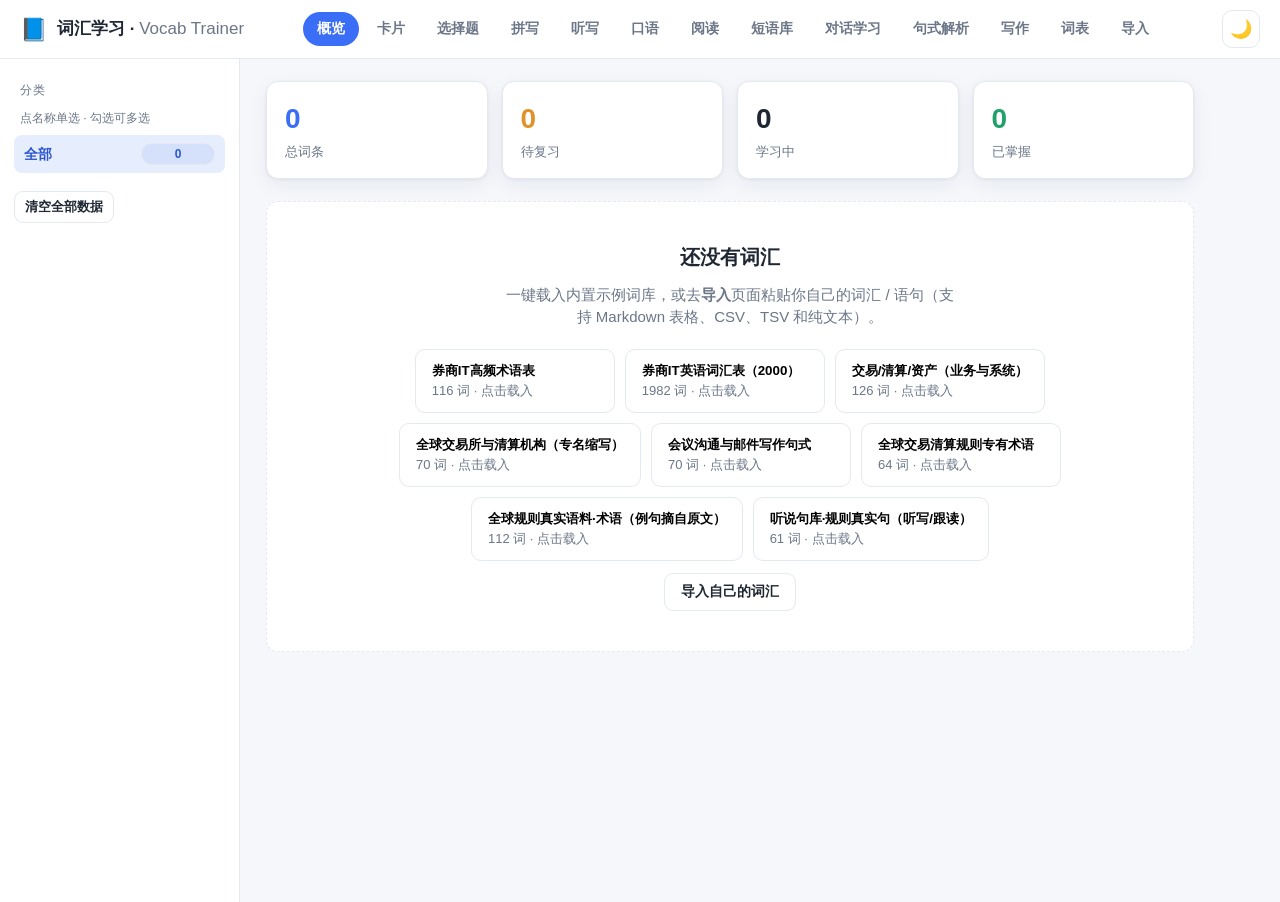
<file: index.html>
<!DOCTYPE html>
<html lang="zh-CN">
<head>
  <meta charset="UTF-8" />
  <meta name="viewport" content="width=device-width, initial-scale=1.0, viewport-fit=cover" />
  <title>词汇学习 · Vocab Trainer</title>
  <!-- PWA / iOS home-screen app -->
  <link rel="manifest" href="manifest.webmanifest" />
  <meta name="theme-color" content="#3b6ef6" />
  <meta name="mobile-web-app-capable" content="yes" />
  <meta name="apple-mobile-web-app-capable" content="yes" />
  <meta name="apple-mobile-web-app-status-bar-style" content="black-translucent" />
  <meta name="apple-mobile-web-app-title" content="词汇学习" />
  <link rel="apple-touch-icon" href="icons/apple-touch-icon.png" />
  <script>
    // Set the theme before first paint to avoid a flash of the wrong colors.
    (function () {
      try {
        var s = JSON.parse(localStorage.getItem("vocab-trainer:v1") || "{}");
        var t = s.settings && s.settings.theme;
        if (t !== "light" && t !== "dark") {
          t = window.matchMedia && window.matchMedia("(prefers-color-scheme: dark)").matches ? "dark" : "light";
        }
        document.documentElement.setAttribute("data-theme", t);
      } catch (e) {}
    })();
  </script>
  <link rel="stylesheet" href="styles.css" />
</head>
<body>
  <header class="topbar">
    <div class="brand">
      <span class="logo">📘</span>
      <span>词汇学习 · <em>Vocab Trainer</em></span>
    </div>
    <nav class="tabs" id="tabs">
      <button class="tab active" data-view="home">概览</button>
      <button class="tab" data-view="flashcard">卡片</button>
      <button class="tab" data-view="quiz">选择题</button>
      <button class="tab" data-view="spell">拼写</button>
      <button class="tab" data-view="dict">听写</button>
      <button class="tab" data-view="speak">口语</button>
      <button class="tab" data-view="read">阅读</button>
      <button class="tab" data-view="phrase">短语库</button>
      <button class="tab" data-view="dialogue">对话学习</button>
      <button class="tab" data-view="grammar">句式解析</button>
      <button class="tab" data-view="write">写作</button>
      <button class="tab" data-view="browse">词表</button>
      <button class="tab" data-view="import">导入</button>
    </nav>
    <button class="theme-toggle" id="themeToggle" title="切换深色模式">🌙</button>
  </header>

  <div class="layout">
    <aside class="sidebar">
      <div class="side-title">分类</div>
      <div class="side-hint">点名称单选 · 勾选可多选</div>
      <ul class="cat-list" id="catList"></ul>
      <div class="side-actions">
        <button class="btn ghost small" id="clearAllBtn">清空全部数据</button>
      </div>
    </aside>

    <main class="content">
      <!-- HOME / OVERVIEW -->
      <section class="view active" id="view-home">
        <div class="today-panel" id="todayPanel" hidden></div>
        <div class="stats-grid" id="statsGrid"></div>
        <div class="goal-panel" id="goalPanel" hidden>
          <div class="goal-head">
            <span class="goal-streak" id="goalStreak">🔥 0 天连续</span>
            <label class="goal-set">每日目标
              <input type="number" id="goalInput" min="1" max="500" step="5" />
              <span>次复习</span>
            </label>
          </div>
          <div class="goal-bar"><div class="goal-fill" id="goalFill"></div></div>
          <div class="goal-text" id="goalText"></div>
        </div>
        <div class="chart-panel" id="chartPanel" hidden>
          <div class="chart-title">最近 14 天复习量</div>
          <div class="chart" id="chart"></div>
        </div>
        <div class="skill-panel" id="skillPanel" hidden>
          <div class="chart-title">听说读写 · 四维能力</div>
          <div class="skills" id="skillsGrid"></div>
          <div class="skill-tip muted" id="skillTip"></div>
        </div>
        <div class="chart-panel" id="memPanel" hidden></div>
        <div class="chart-panel" id="heatmapPanel" hidden></div>
        <div class="chart-panel" id="forecastPanel" hidden></div>
        <div class="chart-panel" id="badgePanel" hidden></div>
        <div class="home-empty" id="homeEmpty">
          <h2>还没有词汇</h2>
          <p>一键载入内置示例词库，或去<b>导入</b>页面粘贴你自己的词汇 / 语句（支持 Markdown 表格、CSV、TSV 和纯文本）。</p>
          <div class="sample-list" id="sampleListHome"></div>
          <button class="btn ghost" data-goto="import" style="margin-top:12px">导入自己的词汇</button>
        </div>
        <div class="home-actions" id="homeActions" hidden>
          <h2>今天学点什么？</h2>
          <div class="quick-cards">
            <button class="quick-card" data-goto="flashcard">
              <span class="qc-emoji">🃏</span>
              <span class="qc-title">卡片复习</span>
              <span class="qc-sub" id="dueCount">0 张待复习</span>
            </button>
            <button class="quick-card" id="hardQuick">
              <span class="qc-emoji">🔥</span>
              <span class="qc-title">攻克难词</span>
              <span class="qc-sub" id="hardCount">按易错程度排序</span>
            </button>
            <button class="quick-card" data-goto="quiz">
              <span class="qc-emoji">✅</span>
              <span class="qc-title">选择题</span>
              <span class="qc-sub">中英互测</span>
            </button>
            <button class="quick-card" data-goto="spell">
              <span class="qc-emoji">⌨️</span>
              <span class="qc-title">拼写练习</span>
              <span class="qc-sub">看中文写英文</span>
            </button>
            <button class="quick-card" id="dictQuick" data-goto="dict">
              <span class="qc-emoji">🎧</span>
              <span class="qc-title">听写练习</span>
              <span class="qc-sub">听发音写内容</span>
            </button>
            <button class="quick-card" id="speakQuick" data-goto="speak">
              <span class="qc-emoji">🗣️</span>
              <span class="qc-title">口语跟读</span>
              <span class="qc-sub">朗读并自动评分</span>
            </button>
            <button class="quick-card" data-goto="read">
              <span class="qc-emoji">📄</span>
              <span class="qc-title">文档阅读</span>
              <span class="qc-sub">粘贴文档 · 术语高亮/挖空</span>
            </button>
            <button class="quick-card" data-goto="write">
              <span class="qc-emoji">✍️</span>
              <span class="qc-title">写作练习</span>
              <span class="qc-sub">中译英 + 邮件/会议模板</span>
            </button>
          </div>
        </div>
      </section>

      <!-- FLASHCARD -->
      <section class="view" id="view-flashcard">
        <div class="study-bar">
          <div class="study-progress"><span id="fcProgress">0 / 0</span></div>
          <label class="chk"><input type="checkbox" id="fcDueOnly" /> 只看待复习</label>
          <label class="chk"><input type="checkbox" id="fcHard" /> 难词优先</label>
          <label class="chk"><input type="checkbox" id="fcReverse" /> 中→英</label>
          <label class="chk"><input type="checkbox" id="fcAutoSpeak" /> 自动朗读</label>
          <button class="btn ghost small" id="fcSpeak" title="朗读英文">🔊 朗读</button>
          <select id="ttsVoice" class="mini-select" title="选择发音"></select>
          <label class="chk">语速 <input type="range" id="ttsRate" min="0.6" max="1.3" step="0.05" /></label>
          <button class="btn ghost small" id="fcRestart">重新开始</button>
          <span class="kbd-hint">空格翻面 · 1-4 评分</span>
        </div>
        <div class="card-stage" id="fcStage">
          <div class="flashcard" id="flashcard">
            <div class="fc-face fc-front" id="fcFront"></div>
            <div class="fc-face fc-back" id="fcBack"></div>
          </div>
          <div class="fc-hint" id="fcHint">点击卡片翻面</div>
        </div>
        <div class="fc-controls" id="fcControls" hidden>
          <button class="btn grade grade-again" data-grade="0">忘记</button>
          <button class="btn grade grade-hard" data-grade="1">困难</button>
          <button class="btn grade grade-good" data-grade="2">记得</button>
          <button class="btn grade grade-easy" data-grade="3">简单</button>
        </div>
        <div class="study-done" id="fcDone" hidden></div>
      </section>

      <!-- QUIZ -->
      <section class="view" id="view-quiz">
        <div class="study-bar">
          <div class="study-progress"><span id="qzProgress">0 / 0</span></div>
          <div class="study-score">得分 <b id="qzScore">0</b></div>
          <label class="chk"><input type="checkbox" id="qzReverse" /> 中→英</label>
          <button class="btn ghost small" id="qzRestart">重新开始</button>
          <span class="kbd-hint">按 1-4 选择</span>
        </div>
        <div class="quiz-stage" id="qzStage">
          <div class="quiz-prompt" id="qzPrompt"></div>
          <div class="quiz-options" id="qzOptions"></div>
        </div>
        <div class="study-done" id="qzDone" hidden></div>
      </section>

      <!-- SPELLING -->
      <section class="view" id="view-spell">
        <div class="study-bar">
          <div class="study-progress"><span id="spProgress">0 / 0</span></div>
          <div class="study-score">正确 <b id="spScore">0</b></div>
          <button class="btn ghost small" id="spRestart">重新开始</button>
        </div>
        <div class="spell-stage" id="spStage">
          <div class="spell-prompt" id="spPrompt"></div>
          <div class="spell-example" id="spExample"></div>
          <input type="text" class="spell-input" id="spInput" placeholder="输入英文后回车" autocomplete="off" spellcheck="false" />
          <div class="spell-feedback" id="spFeedback"></div>
          <button class="btn primary" id="spSubmit">提交</button>
        </div>
        <div class="study-done" id="spDone" hidden></div>
      </section>

      <!-- DICTATION -->
      <section class="view" id="view-dict">
        <div class="study-bar">
          <div class="study-progress"><span id="dtProgress">0 / 0</span></div>
          <div class="study-score">正确 <b id="dtScore">0</b></div>
          <label class="chk"><input type="radio" name="dtMode" value="word" checked /> 单词</label>
          <label class="chk"><input type="radio" name="dtMode" value="sentence" /> 例句</label>
          <label class="chk"><input type="checkbox" id="dtShowCn" /> 显示中文提示</label>
          <button class="btn ghost small" id="dtRestart">重新开始</button>
          <span class="kbd-hint">回车提交 / 下一个</span>
        </div>
        <div class="dict-stage" id="dtStage">
          <div class="dict-controls">
            <button class="btn primary dict-play" id="dtPlay">🔊 播放</button>
            <button class="btn" id="dtReplay">重播</button>
            <button class="btn" id="dtSlow">🐢 慢速</button>
          </div>
          <div class="dict-hint" id="dtHint"></div>
          <input type="text" class="spell-input" id="dtInput" placeholder="输入你听到的内容后回车" autocomplete="off" spellcheck="false" />
          <div class="spell-feedback" id="dtFeedback"></div>
          <button class="btn primary" id="dtSubmit">提交</button>
        </div>
        <div class="study-done" id="dtDone" hidden></div>
      </section>

      <!-- SPEAKING -->
      <section class="view" id="view-speak">
        <div class="study-bar">
          <div class="study-progress"><span id="spkProgress">0 / 0</span></div>
          <div class="study-score">平均分 <b id="spkAvg">0</b></div>
          <label class="chk"><input type="radio" name="spkMode" value="word" checked /> 单词</label>
          <label class="chk"><input type="radio" name="spkMode" value="sentence" /> 例句</label>
          <button class="btn ghost small" id="spkRestart">重新开始</button>
        </div>
        <div class="speak-stage" id="spkStage">
          <div class="speak-prompt" id="spkPrompt"></div>
          <div class="speak-cn" id="spkCn"></div>
          <div class="dict-controls">
            <button class="btn" id="spkPlay">🔊 范读</button>
            <button class="btn primary spk-mic" id="spkMic">🎤 点击朗读</button>
          </div>
          <div class="speed-row" id="spkSpeed">
            <span class="speed-label">范读语速（美式）</span>
            <button type="button" class="chip" data-r="0.5">0.5×</button>
            <button type="button" class="chip" data-r="0.75">0.75×</button>
            <button type="button" class="chip" data-r="1">1×</button>
            <button type="button" class="chip" data-r="1.25">1.25×</button>
            <button type="button" class="chip" data-r="1.5">1.5×</button>
          </div>
          <div class="speak-heard" id="spkHeard"></div>
          <div class="speak-result" id="spkResult"></div>
          <button class="btn primary" id="spkNext" hidden>下一个</button>
        </div>
        <div class="study-done" id="spkDone" hidden></div>
      </section>

      <!-- READING -->
      <section class="view" id="view-read">
        <h2>阅读精听 · 全球规则原文库</h2>
        <p class="muted">按<b>业务主题</b>浏览 88 份规则原文，段落级材料 + <b>逐句精听</b>（上一句/下一句/重播/连续播放）。术语高亮悬停看释义、点击朗读，可开挖空。</p>
        <div class="import-actions read-search">
          <input type="search" id="rdSearch" class="search" placeholder="全库搜索：词 / 短语，如 settlement date、buy-in、margin call…" />
          <button class="btn primary" id="rdSearchBtn">搜索</button>
          <span class="import-msg" id="rdSearchMsg"></span>
        </div>
        <div class="read-results" id="rdResults" hidden></div>

        <div id="rdBrowse">
          <div class="import-actions read-picker">
            <select id="rdTopicSel" class="mini-select" title="业务主题"></select>
            <span class="rd-count muted" id="rdCount"></span>
          </div>
          <div class="rd-list" id="rdList"></div>
          <div class="rd-pager" id="rdPager"></div>
        </div>

        <div id="rdReader" hidden>
          <div class="rd-reader-bar">
            <button class="btn ghost small" id="rdBack">← 返回列表</button>
            <button class="btn ghost small" id="rdFav">☆ 收藏</button>
            <button class="btn ghost small" id="rdCopy">📋 复制</button>
            <button class="btn ghost small" id="rdNote">📝 笔记</button>
            <span class="rd-meta muted" id="rdMeta"></span>
          </div>
          <div class="rd-note" id="rdNoteBox" hidden>
            <textarea id="rdNoteText" rows="3" placeholder="给这篇材料写点笔记，自动随材料保存…"></textarea>
            <div class="rd-note-row">
              <button class="btn ghost small" id="rdNoteAddSent">＋ 引用当前句</button>
              <span class="rd-note-hint muted" id="rdNoteHint">自动保存</span>
            </div>
          </div>
          <div class="rd-sentences" id="rdSents"></div>
          <div class="rd-ctrls">
            <button class="btn" id="rdPrev" title="上一句">⏮</button>
            <button class="btn primary" id="rdPlay">▶️ 播放</button>
            <button class="btn" id="rdRepeat" title="重播">🔁</button>
            <button class="btn" id="rdNext" title="下一句">⏭</button>
            <button class="btn" id="rdAuto">▶️ 连续</button>
            <button class="btn" id="rdMic">🎤 跟读</button>
            <label class="chk"><input type="checkbox" id="rdChunk" /> 意群断句</label>
            <label class="chk"><input type="checkbox" id="rdCloze" /> 挖空</label>
            <label class="chk"><input type="checkbox" id="rdWordMode" /> 收生词</label>
            <span class="rd-pos muted" id="rdPos"></span>
          </div>
          <div class="rd-spk-result" id="rdSpkResult"></div>
          <div class="rd-tts">
            <div class="speed-row" id="rdSpeed">
              <span class="speed-label">语速</span>
              <button type="button" class="chip" data-r="0.5">0.5×</button>
              <button type="button" class="chip" data-r="0.75">0.75×</button>
              <button type="button" class="chip" data-r="1">1×</button>
              <button type="button" class="chip" data-r="1.25">1.25×</button>
              <button type="button" class="chip" data-r="1.5">1.5×</button>
            </div>
            <label class="chk mini">微调 <input type="range" id="rdRate" min="0.5" max="1.5" step="0.05" /></label>
            <select id="rdVoice" class="mini-select" title="美式发音"></select>
            <button type="button" class="btn ghost small" id="rdVoiceRefresh" title="下载新语音后点此重新扫描">🔄 刷新语音</button>
          </div>
          <div class="speed-row" id="rdPause">
            <span class="speed-label">停顿</span>
            <button type="button" class="chip" data-p="short">短</button>
            <button type="button" class="chip" data-p="medium">中</button>
            <button type="button" class="chip" data-p="long">长</button>
          </div>
        </div>
      </section>

      <!-- PHRASES -->
      <section class="view" id="view-phrase">
        <h2>短语库 · 规则高频搭配</h2>
        <p class="muted">从 88 份交易所 / 清算规则中挖出的高频多词搭配（按出现频次排序）。点 🔊 美式朗读，＋ 加入生词本随计划复习。这些是会议 / 邮件 / 读规则最常复用的固定表达。</p>
        <div class="import-actions read-picker">
          <select id="phTopicSel" class="mini-select" title="业务主题"></select>
          <span class="rd-count muted" id="phCount"></span>
        </div>
        <div class="import-actions read-search">
          <input type="search" id="phSearch" class="search" placeholder="搜索短语：clearing、settlement、order book…" />
        </div>
        <div class="ph-list" id="phList"></div>
        <div class="rd-pager" id="phPager"></div>
      </section>

      <!-- DIALOGUE -->
      <section class="view" id="view-dialogue">
        <h2>对话学习 · 真实会议英语</h2>
        <p class="muted">来自真实英语会议的对话，Whisper 精准转写 + 润色 + 中文对照。每句可听<b>原音</b>（真人）或<b>范读</b>（清晰跟读），逐句练会议交流表达。</p>
        <div class="import-actions read-picker">
          <select id="dlMeetingSel" class="mini-select" title="选择会议"></select>
          <select id="dlTopicSel" class="mini-select" title="话题分类"></select>
          <span class="rd-count muted" id="dlCount"></span>
        </div>
        <div class="speed-row" id="dlBar">
          <button type="button" class="btn ghost small" id="dlPlayAll">▶️ 连续听原音</button>
          <button type="button" class="btn ghost small" id="dlStop">⏹ 停</button>
          <label class="chk"><input type="checkbox" id="dlHideEn" /> 遮英文（听力测试）</label>
          <label class="chk"><input type="checkbox" id="dlHideZh" /> 遮中文</label>
        </div>
        <div class="dl-list" id="dlList"></div>
        <audio id="dlAudio" preload="none" style="display:none"></audio>
      </section>

      <!-- GRAMMAR -->
      <section class="view" id="view-grammar">
        <h2>句式解析 · 规则英语语法拆解</h2>
        <p class="muted">先看「核心句式」掌握规则英语反复出现的 8 类结构，再逐句看「主干 + 拆解 + 语法点」。点 🔊 可朗读整句。举一反三，读懂一句就读懂一类。</p>
        <div class="seg" id="grammarSeg">
          <button class="seg-btn active" data-gsub="patterns">核心句式</button>
          <button class="seg-btn" data-gsub="items">逐句拆解</button>
          <button class="seg-btn" data-gsub="quiz">语法自测</button>
        </div>
        <div id="gsub-patterns"></div>
        <div id="gsub-items" hidden></div>
        <div id="gsub-quiz" hidden>
          <div class="study-bar">
            <div class="study-progress"><span id="gqProgress">0 / 0</span></div>
            <div class="study-score">得分 <b id="gqScore">0</b></div>
            <button class="btn ghost small" id="gqRestart">重新开始</button>
            <span class="kbd-hint">不看修饰找主干 · 中英对应</span>
          </div>
          <div class="quiz-stage" id="gqStage">
            <div class="quiz-prompt" id="gqPrompt"></div>
            <div class="quiz-options" id="gqOptions"></div>
            <div class="gq-explain" id="gqExplain" hidden></div>
            <button class="btn primary" id="gqNext" hidden>下一题</button>
          </div>
          <div class="study-done" id="gqDone" hidden></div>
        </div>
      </section>

      <!-- WRITING -->
      <section class="view" id="view-write">
        <div class="seg" id="writeSeg">
          <button class="seg-btn active" data-wsub="compose">造句练习</button>
          <button class="seg-btn" data-wsub="templates">写作模板</button>
        </div>

        <div id="wsub-compose">
          <div class="study-bar">
            <div class="study-progress"><span id="wrProgress">0 / 0</span></div>
            <button class="btn ghost small" id="wrRestart">重新开始</button>
            <span class="kbd-hint">中译英 · 写完对照参考答案</span>
          </div>
          <div class="write-stage" id="wrStage">
            <div class="write-cn" id="wrCn"></div>
            <textarea id="wrInput" class="import-text" placeholder="用英文写出来…"></textarea>
            <div class="import-actions">
              <button class="btn primary" id="wrShow">显示参考答案</button>
            </div>
            <div class="write-ref" id="wrRef" hidden></div>
            <div class="write-grade" id="wrGrade" hidden>
              <span class="muted">你写得如何？</span>
              <button class="btn" data-wknow="0">不会</button>
              <button class="btn" data-wknow="1">基本会</button>
              <button class="btn" data-wknow="2">熟练</button>
            </div>
          </div>
          <div class="study-done" id="wrDone" hidden></div>
        </div>

        <div id="wsub-templates" hidden>
          <div class="tpl-cats" id="tplCats"></div>
          <div class="tpl-list" id="tplList"></div>
        </div>
      </section>

      <!-- BROWSE -->
      <section class="view" id="view-browse">
        <div class="browse-bar">
          <input type="search" class="search" id="browseSearch" placeholder="搜索英文 / 中文…" />
          <span class="browse-count" id="browseCount"></span>
        </div>
        <div class="table-wrap">
          <table class="vocab-table">
            <thead>
              <tr><th>English</th><th>中文</th><th>例句</th><th>状态</th><th></th></tr>
            </thead>
            <tbody id="browseBody"></tbody>
          </table>
        </div>
      </section>

      <!-- IMPORT -->
      <section class="view" id="view-import">
        <div class="sample-box" id="sampleBox">
          <div class="backup-title">内置示例词库</div>
          <p class="muted">不想准备素材？一键载入内置的券商 IT 英语词库，立即开始学习。</p>
          <div class="sample-list" id="sampleList"></div>
        </div>

        <h2>导入词汇 / 语句</h2>
        <p class="muted">支持 <b>Markdown 表格</b>（如 <code>English | 中文释义 | 例句</code>）、<b>CSV</b>、<b>TSV</b>、以及每行一条的<b>纯文本</b>。可粘贴内容，或选择 <code>.md / .csv / .txt</code> 文件。</p>

        <div class="import-controls">
          <label class="field">
            <span>格式</span>
            <select id="impFormat">
              <option value="auto">自动识别</option>
              <option value="markdown">Markdown 表格</option>
              <option value="csv">CSV（逗号分隔）</option>
              <option value="tsv">TSV（制表符分隔）</option>
              <option value="text">纯文本（分隔符：英文 = 中文）</option>
            </select>
          </label>
          <label class="field">
            <span>默认分类</span>
            <input type="text" id="impCategory" placeholder="如：交易术语（Markdown 会用标题名）" />
          </label>
          <label class="field file-field">
            <span>选择文件</span>
            <input type="file" id="impFile" accept=".md,.markdown,.csv,.tsv,.txt,text/*" />
          </label>
        </div>

        <textarea id="impText" class="import-text" placeholder="在此粘贴内容……

示例（Markdown）：
| English | 中文释义 | 例句 |
|---------|---------|------|
| order | 订单 | The client submitted a buy order. |

示例（纯文本）：
order = 订单
settlement = 结算"></textarea>

        <div class="import-actions">
          <button class="btn primary" id="impPreviewBtn">预览</button>
          <button class="btn" id="impConfirmBtn" disabled>确认导入</button>
          <label class="chk"><input type="checkbox" id="impReplace" /> 导入前先清空同名分类</label>
          <span class="import-msg" id="impMsg"></span>
        </div>

        <div class="backup-box">
          <div class="backup-title">备份与恢复</div>
          <p class="muted">导出会把全部词汇、每词的间隔重复进度，<b>以及连续天数、复习量、四维看板等统计和设置</b>一并保存为 JSON。恢复时：勾选"覆盖"会完整还原（含统计与设置，适合换设备）；默认"合并"只新增词条、不改动现有统计。</p>
          <div class="import-actions">
            <button class="btn" id="exportBtn">导出备份 (JSON)</button>
            <label class="btn file-btn">恢复备份
              <input type="file" id="restoreFile" accept=".json,application/json" hidden />
            </label>
            <label class="chk"><input type="checkbox" id="restoreReplace" /> 覆盖现有数据（默认合并）</label>
            <span class="import-msg" id="backupMsg"></span>
          </div>
        </div>

        <div class="backup-box">
          <div class="backup-title">导出难词（易错优先）</div>
          <p class="muted">把错误次数大于 0 的词导出，方便集中攻克，或导入 Anki 制卡（CSV 为 <code>正面,背面</code> 两列，无表头）。</p>
          <div class="import-actions">
            <button class="btn" id="exportHardMd">导出 Markdown</button>
            <button class="btn" id="exportHardCsv">导出 CSV（Anki）</button>
            <span class="import-msg" id="hardMsg"></span>
          </div>
        </div>

        <div class="preview-wrap" id="impPreviewWrap" hidden>
          <div class="preview-head">预览（<span id="impPreviewCount">0</span> 条）</div>
          <div class="table-wrap">
            <table class="vocab-table">
              <thead><tr><th>English</th><th>中文</th><th>例句</th><th>分类</th></tr></thead>
              <tbody id="impPreviewBody"></tbody>
            </table>
          </div>
        </div>
      </section>
    </main>
  </div>

  <script src="corpus.js"></script>
  <script src="grammar.js"></script>
  <script src="phrases.js"></script>
  <script src="dialogues.js"></script>
  <script src="samples.js"></script>
  <script src="app.js"></script>
</body>
</html>
</file>
<file: styles.css>
:root {
  --bg: #f5f7fb;
  --panel: #ffffff;
  --ink: #1f2733;
  --muted: #6b7688;
  --line: #e4e8f0;
  --brand: #3b6ef6;
  --brand-dark: #2c56d0;
  --green: #22a06b;
  --amber: #e0932a;
  --red: #d94f4f;
  --shadow: 0 1px 3px rgba(20, 30, 60, .06), 0 6px 20px rgba(20, 30, 60, .06);
  --radius: 12px;
  /* Semantic surfaces / states (overridden in dark mode) */
  --hover: #eef2fb;
  --soft: #eef1f6;
  --active: #e6edfd;
  --active-badge: #d5e0fb;
  --border-strong: #c9d2e2;
  --surface-2: #f7f9fe;
  --zero: #e4e8f0;
  --tint-blue: #f2f6ff;
  --speak: #eef2fb;
  --speak-hover: #e0e8fb;
  --ok-bg: #e7f6ee;
  --ok-ink: #14663f;
  --no-bg: #fbeaea;
  --no-ink: #8f2b2b;
  --warn-bg: #fef1dc;
  --hl-bg: rgba(59, 110, 246, .14);
  --hl-bg-strong: rgba(59, 110, 246, .28);
}

[data-theme="dark"] {
  --bg: #0f1319;
  --panel: #171c26;
  --ink: #e6e9f0;
  --muted: #9098a8;
  --line: #2a313d;
  --brand: #5b86f7;
  --brand-dark: #9db8fb;
  --green: #34b881;
  --amber: #e0a24a;
  --red: #e26b6b;
  --shadow: 0 1px 3px rgba(0, 0, 0, .4), 0 6px 20px rgba(0, 0, 0, .35);
  --hover: #212836;
  --soft: #232a37;
  --active: #24304a;
  --active-badge: #2f3f63;
  --border-strong: #3a4353;
  --surface-2: #1e2430;
  --zero: #2a313d;
  --tint-blue: #182031;
  --speak: #222a3a;
  --speak-hover: #2b3550;
  --ok-bg: rgba(52, 184, 129, .16);
  --ok-ink: #6fe0ab;
  --no-bg: rgba(226, 107, 107, .16);
  --no-ink: #f0a1a1;
  --warn-bg: rgba(224, 162, 74, .16);
  --hl-bg: rgba(91, 134, 247, .22);
  --hl-bg-strong: rgba(91, 134, 247, .40);
}

* { box-sizing: border-box; }

html, body {
  margin: 0;
  height: 100%;
  background: var(--bg);
  color: var(--ink);
  font-family: -apple-system, BlinkMacSystemFont, "Segoe UI", "PingFang SC",
    "Hiragino Sans GB", "Microsoft YaHei", Roboto, Helvetica, Arial, sans-serif;
  font-size: 15px;
  line-height: 1.5;
}

/* Top bar */
.topbar {
  display: flex;
  align-items: center;
  justify-content: space-between;
  gap: 16px;
  padding: 10px 20px;
  /* Respect the iPhone notch / status bar when running as a home-screen app. */
  padding-top: calc(10px + env(safe-area-inset-top));
  padding-left: calc(20px + env(safe-area-inset-left));
  padding-right: calc(20px + env(safe-area-inset-right));
  background: var(--panel);
  border-bottom: 1px solid var(--line);
  position: sticky;
  top: 0;
  z-index: 10;
  flex-wrap: wrap;
}
.brand { display: flex; align-items: center; gap: 10px; font-weight: 700; font-size: 17px; }
.brand em { color: var(--muted); font-style: normal; font-weight: 500; }
.logo { font-size: 22px; }

.tabs { display: flex; gap: 4px; flex-wrap: wrap; }
.tab {
  border: none;
  background: transparent;
  color: var(--muted);
  padding: 8px 14px;
  border-radius: 999px;
  cursor: pointer;
  font-size: 14px;
  font-weight: 600;
  transition: background .15s, color .15s;
}
.tab:hover { background: var(--hover); color: var(--ink); }
.tab.active { background: var(--brand); color: #fff; }

.theme-toggle {
  border: 1px solid var(--line); background: var(--panel); color: var(--ink);
  width: 38px; height: 38px; border-radius: 10px; cursor: pointer; font-size: 18px;
  line-height: 1; transition: border-color .15s, background .15s;
}
.theme-toggle:hover { border-color: var(--border-strong); background: var(--hover); }

/* Layout */
.layout { display: flex; align-items: flex-start; gap: 0; }
.sidebar {
  width: 240px;
  flex: 0 0 240px;
  padding: 18px 14px;
  border-right: 1px solid var(--line);
  min-height: calc(100vh - 57px);
  background: var(--panel);
}
.side-title { font-size: 12px; text-transform: uppercase; letter-spacing: .08em; color: var(--muted); margin: 4px 6px 10px; }
.cat-list { list-style: none; margin: 0; padding: 0; display: flex; flex-direction: column; gap: 2px; }
.cat-list li {
  display: flex; align-items: center; justify-content: space-between;
  padding: 8px 10px; border-radius: 8px; cursor: pointer; font-size: 14px;
}
.cat-list li:hover { background: var(--hover); }
.cat-list li.active { background: var(--active); color: var(--brand-dark); font-weight: 600; }
.cat-list .cat-main { display: flex; align-items: center; gap: 8px; flex: 1; min-width: 0; overflow: hidden; }
.cat-list .cat-name { overflow: hidden; text-overflow: ellipsis; white-space: nowrap; }
.cat-list input[type="checkbox"] { flex: 0 0 auto; cursor: pointer; }
.side-hint { font-size: 12px; color: var(--muted); margin: 4px 6px 8px; }
.cat-list .badge { background: var(--soft); color: var(--muted); border-radius: 999px; padding: 1px 8px; font-size: 12px; }
.cat-list li.active .badge { background: var(--active-badge); color: var(--brand-dark); }
.side-actions { margin-top: 18px; }

.content { flex: 1; padding: 22px 26px; max-width: 980px; }

/* Views */
.view { display: none; }
.view.active { display: block; }
h2 { margin: 0 0 12px; font-size: 20px; }
.muted { color: var(--muted); }
code { background: var(--soft); padding: 1px 6px; border-radius: 6px; font-size: 13px; }

/* Buttons */
.btn {
  border: 1px solid var(--line);
  background: var(--panel);
  color: var(--ink);
  padding: 9px 16px;
  border-radius: 9px;
  cursor: pointer;
  font-size: 14px;
  font-weight: 600;
  transition: filter .15s, background .15s, border-color .15s;
}
.btn:hover { border-color: var(--border-strong); }
.btn:disabled { opacity: .5; cursor: not-allowed; }
.btn.primary { background: var(--brand); border-color: var(--brand); color: #fff; }
.btn.primary:hover { filter: brightness(1.05); }
.btn.ghost { background: transparent; }
.btn.small { padding: 6px 10px; font-size: 13px; }

/* Stats */
.stats-grid { display: grid; grid-template-columns: repeat(auto-fit, minmax(150px, 1fr)); gap: 14px; margin-bottom: 22px; }
.stat {
  background: var(--panel); border: 1px solid var(--line); border-radius: var(--radius);
  padding: 16px 18px; box-shadow: var(--shadow);
}
.stat .num { font-size: 28px; font-weight: 700; }
.stat .lbl { color: var(--muted); font-size: 13px; margin-top: 2px; }
.stat.accent .num { color: var(--brand); }
.stat.green .num { color: var(--green); }
.stat.amber .num { color: var(--amber); }

.home-empty {
  background: var(--panel); border: 1px dashed var(--line); border-radius: var(--radius);
  padding: 40px; text-align: center;
}
.home-empty p { color: var(--muted); max-width: 460px; margin: 8px auto 20px; }

.mini-select {
  border: 1px solid var(--line); background: var(--panel); color: var(--ink);
  border-radius: 8px; padding: 5px 8px; font-size: 13px; max-width: 180px;
}
.goal-panel {
  background: var(--panel); border: 1px solid var(--line); border-radius: var(--radius);
  padding: 16px 18px; box-shadow: var(--shadow); margin-bottom: 22px;
}
.goal-head { display: flex; align-items: center; justify-content: space-between; flex-wrap: wrap; gap: 10px; }
.goal-streak { font-weight: 700; font-size: 16px; }
.goal-set { color: var(--muted); font-size: 13px; display: inline-flex; align-items: center; gap: 6px; }
.goal-set input {
  width: 68px; padding: 5px 8px; border: 1px solid var(--line); border-radius: 8px; font-size: 14px; color: var(--ink); background: var(--panel);
}
.goal-bar { height: 10px; background: var(--soft); border-radius: 999px; margin: 12px 0 6px; overflow: hidden; }
.goal-fill { height: 100%; width: 0; background: var(--green); border-radius: 999px; transition: width .4s; }
.goal-text { color: var(--muted); font-size: 13px; }

.chart-panel {
  background: var(--panel); border: 1px solid var(--line); border-radius: var(--radius);
  padding: 16px 18px; box-shadow: var(--shadow); margin-bottom: 22px;
}
.chart-title { font-weight: 700; margin-bottom: 12px; }
.chart { display: flex; align-items: flex-end; gap: 6px; height: 130px; }
.chart-col { flex: 1; display: flex; flex-direction: column; align-items: center; justify-content: flex-end; gap: 4px; height: 100%; }
.chart-val { font-size: 10px; color: var(--muted); height: 12px; }
.chart-bar { width: 100%; max-width: 30px; background: var(--brand); border-radius: 4px 4px 0 0; min-height: 2px; transition: height .3s; }
.chart-bar.today { background: var(--green); }
.chart-bar.zero { background: var(--zero); }
.chart-label { font-size: 10px; color: var(--muted); }

.skill-panel {
  background: var(--panel); border: 1px solid var(--line); border-radius: var(--radius);
  padding: 16px 18px; box-shadow: var(--shadow); margin-bottom: 22px;
}
.skills { display: flex; flex-direction: column; gap: 10px; margin: 10px 0 6px; }
.skill-row { display: flex; align-items: center; gap: 12px; }
.skill-name { width: 48px; font-weight: 700; flex: 0 0 auto; }
.skill-track { flex: 1; height: 12px; background: var(--soft); border-radius: 999px; overflow: hidden; }
.skill-fill { height: 100%; background: var(--brand); border-radius: 999px; transition: width .4s; }
.skill-fill.least { background: var(--amber); }
.skill-meta { flex: 0 0 auto; font-size: 12px; color: var(--muted); min-width: 132px; text-align: right; }
.skill-tip { font-size: 13px; margin-top: 4px; }

.home-actions h2 { margin-top: 6px; }
.quick-cards { display: grid; grid-template-columns: repeat(auto-fit, minmax(180px, 1fr)); gap: 14px; }
.quick-card {
  display: flex; flex-direction: column; align-items: flex-start; gap: 4px;
  background: var(--panel); border: 1px solid var(--line); border-radius: var(--radius);
  padding: 18px; cursor: pointer; text-align: left; box-shadow: var(--shadow);
  transition: transform .12s, border-color .12s;
}
.quick-card:hover { transform: translateY(-2px); border-color: var(--border-strong); }
.qc-emoji { font-size: 26px; }
.qc-title { font-weight: 700; font-size: 16px; }
.qc-sub { color: var(--muted); font-size: 13px; }

/* Study bar */
.study-bar {
  display: flex; align-items: center; gap: 16px; flex-wrap: wrap;
  padding: 10px 14px; background: var(--panel); border: 1px solid var(--line);
  border-radius: 10px; margin-bottom: 20px;
}
.study-progress { font-weight: 700; }
.study-score b { color: var(--brand); }
.chk { display: inline-flex; align-items: center; gap: 6px; color: var(--muted); font-size: 14px; cursor: pointer; }

/* Flashcard */
.card-stage { display: flex; flex-direction: column; align-items: center; gap: 10px; }
.flashcard {
  position: relative; width: 100%; max-width: 560px; height: 280px;
  cursor: pointer; perspective: 1400px;
}
.fc-face {
  position: absolute; inset: 0;
  display: flex; align-items: center; justify-content: center; text-align: center;
  padding: 28px; border-radius: 16px; background: var(--panel);
  border: 1px solid var(--line); box-shadow: var(--shadow);
  backface-visibility: hidden; transition: transform .5s;
  font-size: 26px; font-weight: 600; line-height: 1.4;
}
.fc-front { transform: rotateY(0deg); }
.fc-back { transform: rotateY(180deg); }
.flashcard.flipped .fc-front { transform: rotateY(-180deg); }
.flashcard.flipped .fc-back { transform: rotateY(0deg); }
.fc-back .fc-cn { font-size: 24px; }
.fc-back .fc-ex { font-size: 15px; font-weight: 400; color: var(--muted); margin-top: 14px; max-width: 460px; }
.fc-back .fc-ex b { color: var(--ink); }
.fc-hint { color: var(--muted); font-size: 13px; }

.fc-controls { display: flex; justify-content: center; gap: 10px; margin-top: 18px; flex-wrap: wrap; }
.grade { color: #fff; border: none; min-width: 84px; }
.grade-again { background: var(--red); }
.grade-hard { background: var(--amber); }
.grade-good { background: var(--brand); }
.grade-easy { background: var(--green); }

/* Quiz */
.quiz-stage { max-width: 620px; margin: 0 auto; }
.quiz-prompt {
  background: var(--panel); border: 1px solid var(--line); border-radius: 14px;
  padding: 30px; text-align: center; font-size: 24px; font-weight: 600;
  box-shadow: var(--shadow); margin-bottom: 18px;
}
.quiz-prompt .qz-sub { display:block; font-size: 14px; color: var(--muted); font-weight: 400; margin-top: 8px; }
.quiz-options { display: grid; gap: 10px; }
.quiz-opt {
  text-align: left; padding: 14px 16px; border-radius: 10px; border: 1px solid var(--line);
  background: var(--panel); color: var(--ink); cursor: pointer; font-size: 15px; transition: background .12s, border-color .12s;
}
.quiz-opt:hover { border-color: var(--border-strong); background: var(--surface-2); }
.opt-num {
  display: inline-flex; align-items: center; justify-content: center;
  width: 20px; height: 20px; margin-right: 8px; border-radius: 5px;
  background: var(--soft); color: var(--muted); font-size: 12px; font-weight: 700;
}
.quiz-opt.correct .opt-num { background: var(--green); color: #fff; }
.quiz-opt.wrong .opt-num { background: var(--red); color: #fff; }
.kbd-hint { color: var(--muted); font-size: 12px; margin-left: auto; }
.quiz-opt.correct { background: var(--ok-bg); border-color: var(--green); color: var(--ok-ink); }
.quiz-opt.wrong { background: var(--no-bg); border-color: var(--red); color: var(--no-ink); }
.quiz-opt:disabled { cursor: default; }

/* Spelling */
.spell-stage { max-width: 620px; margin: 0 auto; text-align: center; }
.spell-prompt {
  background: var(--panel); border: 1px solid var(--line); border-radius: 14px;
  padding: 26px; font-size: 24px; font-weight: 600; box-shadow: var(--shadow);
}
.spell-example { color: var(--muted); font-size: 14px; margin: 12px 0; min-height: 20px; }
.spell-input {
  width: 100%; padding: 14px 16px; font-size: 18px; border: 1px solid var(--line);
  border-radius: 10px; margin-bottom: 12px; outline: none; background: var(--panel); color: var(--ink);
}
.spell-input:focus { border-color: var(--brand); }
.spell-feedback { min-height: 24px; margin-bottom: 12px; font-weight: 600; }
.spell-feedback.ok { color: var(--green); }
.spell-feedback.no { color: var(--red); }

.study-done {
  text-align: center; background: var(--panel); border: 1px solid var(--line);
  border-radius: var(--radius); padding: 40px; box-shadow: var(--shadow);
}
.study-done h3 { font-size: 22px; margin: 0 0 8px; }

/* Browse */
.browse-bar { display: flex; align-items: center; gap: 14px; margin-bottom: 14px; }
.search {
  flex: 1; max-width: 360px; padding: 9px 14px; border: 1px solid var(--line);
  border-radius: 9px; font-size: 14px; outline: none; background: var(--panel); color: var(--ink);
}
.search:focus { border-color: var(--brand); }
.browse-count { color: var(--muted); font-size: 13px; }
.table-wrap { overflow-x: auto; border: 1px solid var(--line); border-radius: var(--radius); background: var(--panel); }
.vocab-table { width: 100%; border-collapse: collapse; font-size: 14px; }
.vocab-table th, .vocab-table td { text-align: left; padding: 10px 14px; border-bottom: 1px solid var(--line); vertical-align: top; }
.vocab-table th { background: var(--surface-2); color: var(--muted); font-weight: 600; position: sticky; top: 0; }
.vocab-table tr:last-child td { border-bottom: none; }
.vocab-table .en { font-weight: 600; }
.vocab-table .ex { color: var(--muted); }
.pill { font-size: 12px; padding: 2px 8px; border-radius: 999px; }
.pill.new { background: var(--soft); color: var(--muted); }
.pill.learning { background: var(--warn-bg); color: var(--amber); }
.pill.known { background: var(--ok-bg); color: var(--green); }
.row-del { color: var(--red); cursor: pointer; background: none; border: none; font-size: 13px; }

/* Import */
.import-controls { display: grid; grid-template-columns: repeat(auto-fit, minmax(220px, 1fr)); gap: 14px; margin: 16px 0; }
.field { display: flex; flex-direction: column; gap: 6px; font-size: 13px; color: var(--muted); }
.field select, .field input[type="text"] {
  padding: 9px 12px; border: 1px solid var(--line); border-radius: 9px; font-size: 14px; color: var(--ink); background: var(--panel);
}
.import-text {
  width: 100%; min-height: 220px; padding: 14px; border: 1px solid var(--line);
  border-radius: var(--radius); font-family: "SF Mono", Menlo, Consolas, monospace;
  font-size: 13px; line-height: 1.6; resize: vertical; outline: none; background: var(--panel); color: var(--ink);
}
.import-text:focus { border-color: var(--brand); }
.import-actions { display: flex; align-items: center; gap: 12px; margin: 14px 0; flex-wrap: wrap; }
.import-msg { font-size: 14px; }
.import-msg.ok { color: var(--green); }
.import-msg.err { color: var(--red); }
.preview-wrap { margin-top: 10px; }
.preview-head { font-weight: 600; margin-bottom: 8px; }

.sample-box { margin-bottom: 22px; padding: 16px 18px; border: 1px solid var(--line); border-radius: var(--radius); background: var(--tint-blue); }
.sample-box p { margin: 4px 0 12px; }
.sample-list { display: flex; flex-wrap: wrap; gap: 10px; justify-content: center; }
.sample-card {
  display: flex; flex-direction: column; align-items: flex-start; gap: 2px;
  background: var(--panel); border: 1px solid var(--line); border-radius: 10px;
  padding: 12px 16px; cursor: pointer; text-align: left; min-width: 200px;
  transition: transform .12s, border-color .12s;
}
.sample-card:hover { transform: translateY(-2px); border-color: var(--brand); }
.sample-card .sc-name { font-weight: 700; }
.sample-card .sc-count { color: var(--muted); font-size: 13px; }
.sample-card:disabled { opacity: .55; cursor: default; transform: none; }

.backup-box { margin-top: 22px; padding: 16px 18px; border: 1px solid var(--line); border-radius: var(--radius); background: var(--surface-2); }
.backup-title { font-weight: 700; margin-bottom: 4px; }
.backup-box p { margin: 4px 0 12px; }
.file-btn { display: inline-flex; align-items: center; cursor: pointer; }
.fc-speak {
  border: none; background: var(--speak); color: var(--brand-dark); cursor: pointer;
  width: 40px; height: 40px; border-radius: 50%; font-size: 18px; line-height: 1;
}
.fc-speak:hover { background: var(--speak-hover); }
.spell-prompt-row { display: flex; align-items: center; justify-content: center; gap: 12px; }

/* Dictation */
.dict-stage { max-width: 620px; margin: 0 auto; text-align: center; }
.dict-controls { display: flex; justify-content: center; gap: 10px; margin-bottom: 16px; flex-wrap: wrap; }
.dict-play { font-size: 16px; padding: 12px 28px; }
.dict-hint { color: var(--muted); font-size: 15px; margin-bottom: 12px; min-height: 22px; }

/* Speaking */
.speak-stage { max-width: 620px; margin: 0 auto; text-align: center; }
.speak-prompt {
  background: var(--panel); border: 1px solid var(--line); border-radius: 14px;
  padding: 26px; font-size: 24px; font-weight: 600; box-shadow: var(--shadow); line-height: 1.4;
}
.speak-cn { color: var(--muted); font-size: 14px; margin: 10px 0 16px; min-height: 18px; }
.speak-heard { min-height: 22px; margin: 8px 0; font-size: 15px; }
.speak-heard .ph { color: var(--muted); }
.speak-result { min-height: 28px; margin-bottom: 12px; font-weight: 600; line-height: 1.6; }
.speak-result .pct { font-size: 22px; }
.mark-ok { color: var(--green); }
.mark-no { color: var(--red); }
.spk-mic.listening { background: var(--red); border-color: var(--red); animation: pulse 1s infinite; }
@keyframes pulse { 0%, 100% { opacity: 1; } 50% { opacity: .55; } }

/* Reading */
.read-output {
  background: var(--panel); border: 1px solid var(--line); border-radius: var(--radius);
  padding: 20px 22px; margin-top: 8px; line-height: 2; font-size: 16px;
  box-shadow: var(--shadow); white-space: pre-wrap;
}
.term-hl {
  background: var(--hl-bg);
  border-bottom: 2px solid var(--brand); border-radius: 3px; padding: 0 2px; cursor: pointer;
}
.term-hl:hover { background: var(--hl-bg-strong); }
.cloze {
  display: inline-block; min-width: 44px; text-align: center; padding: 0 5px;
  border-bottom: 2px dashed var(--amber); color: var(--amber); cursor: pointer; font-weight: 600;
}
.cloze.revealed { color: var(--green); border-bottom-color: var(--green); cursor: default; font-weight: 600; }

/* Writing */
.seg { display: inline-flex; background: var(--soft); border-radius: 10px; padding: 3px; gap: 3px; margin-bottom: 18px; }
.seg-btn { border: none; background: transparent; color: var(--muted); padding: 7px 16px; border-radius: 8px; cursor: pointer; font-weight: 600; font-size: 14px; }
.seg-btn.active { background: var(--panel); color: var(--ink); box-shadow: var(--shadow); }
.write-stage { max-width: 680px; }
.write-cn {
  font-size: 20px; font-weight: 600; background: var(--panel); border: 1px solid var(--line);
  border-radius: 14px; padding: 20px; box-shadow: var(--shadow); margin-bottom: 14px;
}
.write-ref { background: var(--ok-bg); border: 1px solid var(--green); border-radius: 12px; padding: 16px 18px; margin: 10px 0; white-space: pre-wrap; }
.write-ref .rf-label { color: var(--green); font-weight: 700; font-size: 13px; display: block; margin-bottom: 6px; }
.write-grade { display: flex; align-items: center; gap: 10px; flex-wrap: wrap; margin-top: 8px; }
.tpl-cats { display: flex; gap: 8px; flex-wrap: wrap; margin-bottom: 16px; }
.tpl-list { display: flex; flex-direction: column; gap: 14px; }
.tpl-card { background: var(--panel); border: 1px solid var(--line); border-radius: var(--radius); padding: 16px 18px; box-shadow: var(--shadow); }
.tpl-head { display: flex; align-items: center; justify-content: space-between; gap: 10px; margin-bottom: 8px; }
.tpl-title { font-weight: 700; }
.tpl-cn { color: var(--muted); font-size: 13px; font-weight: 400; }
.tpl-body { white-space: pre-wrap; font-size: 14px; line-height: 1.7; background: var(--surface-2); border-radius: 10px; padding: 12px 14px; }
.tpl-body .ph { color: var(--brand-dark); background: var(--hl-bg); border-radius: 4px; padding: 0 3px; }

@media (max-width: 760px) {
  .sidebar { display: none; }
  .content { padding: 16px; }
  .flashcard { height: 240px; }
}

/* Reading: full-library search */
.read-search { align-items: center; gap: 8px; flex-wrap: wrap; }
.read-search .search { flex: 1 1 320px; min-width: 220px; }
.read-results {
  margin: 8px 0 4px;
  max-height: 320px;
  overflow-y: auto;
  border: 1px solid var(--line);
  border-radius: 10px;
  background: var(--surface-2);
}
.search-hit {
  padding: 8px 12px;
  border-bottom: 1px solid var(--line);
  cursor: pointer;
  display: block;
}
.search-hit:last-child { border-bottom: 0; }
.search-hit:hover { background: var(--active); }
.hit-src {
  display: block;
  font-size: 12px;
  color: var(--brand);
  margin-bottom: 2px;
}
.hit-snip { display: block; font-size: 13px; color: var(--ink); line-height: 1.5; }
.read-results mark {
  background: #ffe08a;
  color: #1f2733;
  padding: 0 1px;
  border-radius: 2px;
}
[data-theme="dark"] .read-results mark { background: #7a5c00; color: #ffe08a; }

/* Grammar / sentence breakdown view */
#view-grammar .gp-card,
#view-grammar .gi-card {
  border: 1px solid var(--line);
  border-radius: 12px;
  background: var(--panel);
  padding: 12px 14px;
  margin: 10px 0;
}
.gp-name { font-weight: 600; color: var(--ink); margin-bottom: 4px; }
.gp-tip { color: var(--muted); font-size: 13px; line-height: 1.6; }
.gp-eg { margin: 8px 0 4px; display: flex; align-items: flex-start; gap: 6px; }
.gp-eg span { font-style: italic; color: var(--ink); line-height: 1.5; }
.gp-tpl {
  font-size: 12px; color: var(--brand);
  background: var(--surface-2); border-radius: 6px; padding: 4px 8px; display: inline-block;
}
.gi-sec { margin: 18px 0 6px; font-size: 15px; color: var(--brand); }
.gi-en { display: flex; align-items: flex-start; gap: 6px; }
.gi-en span { font-weight: 600; color: var(--ink); line-height: 1.5; }
.gi-cn { color: var(--muted); font-size: 13px; margin: 4px 0 6px; }
.gi-core { font-size: 13px; color: var(--ink); margin-bottom: 6px; }
.gi-tag {
  display: inline-block; font-size: 11px; color: #fff; background: var(--brand);
  border-radius: 4px; padding: 1px 6px; margin-right: 6px;
}
.gi-points { margin: 0; padding-left: 18px; }
.gi-points li { font-size: 13px; color: var(--ink); line-height: 1.7; }
.gi-points b { color: var(--brand); font-weight: 600; }
.say-btn {
  border: 1px solid var(--line); background: var(--surface-2); border-radius: 6px;
  cursor: pointer; padding: 0 6px; line-height: 1.6; flex: 0 0 auto;
}
.say-btn:hover { background: var(--active); }

/* Grammar self-test */
.gq-ask { font-size: 13px; color: var(--muted); margin-bottom: 8px; }
.gq-sentence {
  font-size: 16px; font-weight: 600; color: var(--ink); line-height: 1.6;
  padding: 10px 12px; background: var(--surface-2); border-radius: 10px; margin-bottom: 12px;
}
.gq-explain {
  margin-top: 12px; padding: 10px 12px;
  border: 1px solid var(--line); border-radius: 10px; background: var(--surface-2);
}
.gq-ex-core { font-size: 13px; color: var(--ink); margin-bottom: 6px; }
.gq-explain .gi-points { margin: 0; padding-left: 18px; }

.gq-ex-tip { font-size: 13px; color: var(--ink); line-height: 1.6; margin-bottom: 8px; padding-bottom: 8px; border-bottom: 1px dashed var(--line); }

/* Daily study plan / today panel */
.today-panel {
  border: 1px solid var(--line);
  border-radius: 14px;
  background: linear-gradient(180deg, var(--active) 0%, var(--panel) 60%);
  padding: 14px 16px;
  margin-bottom: 14px;
}
.today-head { display: flex; align-items: center; justify-content: space-between; margin-bottom: 10px; }
.today-title { font-weight: 600; color: var(--ink); font-size: 15px; }
.link-btn { background: none; border: none; color: var(--brand); cursor: pointer; font-size: 13px; }
.today-stats { display: flex; gap: 10px; margin-bottom: 12px; }
.tstat {
  flex: 1; text-align: center; background: var(--panel);
  border: 1px solid var(--line); border-radius: 10px; padding: 8px 4px;
}
.tnum { font-size: 22px; font-weight: 700; color: var(--brand); }
.tlbl { font-size: 12px; color: var(--muted); margin-top: 2px; }
.today-go { width: 100%; padding: 12px; font-size: 15px; }
.today-done {
  text-align: center; padding: 12px; border-radius: 10px;
  background: var(--panel); border: 1px solid var(--line); color: var(--ink); font-weight: 500;
}
.today-progress { margin-top: 12px; }
.tp-bar { height: 8px; border-radius: 6px; background: var(--zero); overflow: hidden; }
.tp-fill { height: 100%; background: var(--brand); border-radius: 6px; transition: width .3s; }
.tp-text { font-size: 12px; color: var(--muted); margin-top: 6px; }
.plan-form { display: flex; flex-wrap: wrap; gap: 10px; align-items: flex-end; }
.plan-form .field { display: flex; flex-direction: column; gap: 4px; font-size: 13px; color: var(--muted); }
.plan-form select, .plan-form input { padding: 6px 8px; border: 1px solid var(--line); border-radius: 8px; background: var(--panel); color: var(--ink); }
.plan-hint { margin-top: 10px; font-size: 12px; }

/* Memory-state distribution donut */
:root { --mem-new: #f0b429; --mem-learn: #3b6ef6; --mem-known: #2fb344; }
[data-theme="dark"] { --mem-new: #e0a72e; --mem-learn: #5b86f7; --mem-known: #3ac05a; }
.today-live { font-size: 12px; color: var(--brand); margin-top: 6px; }
.mem-wrap { display: flex; align-items: center; gap: 20px; padding: 6px 2px; }
.donut {
  width: 120px; height: 120px; border-radius: 50%; flex: 0 0 auto; position: relative;
}
.donut-hole {
  position: absolute; inset: 22px; border-radius: 50%; background: var(--panel);
  display: flex; flex-direction: column; align-items: center; justify-content: center;
}
.donut-num { font-size: 22px; font-weight: 700; color: var(--mem-known); }
.donut-sub { font-size: 11px; color: var(--muted); }
.mem-legend { list-style: none; margin: 0; padding: 0; display: flex; flex-direction: column; gap: 8px; }
.mem-legend li { font-size: 13px; color: var(--ink); display: flex; align-items: center; gap: 6px; }
.mem-legend b { margin-left: 2px; }
.mem-legend .dot { width: 10px; height: 10px; border-radius: 3px; display: inline-block; }
.mem-legend .dot.n { background: var(--mem-new); }
.mem-legend .dot.l { background: var(--mem-learn); }
.mem-legend .dot.k { background: var(--mem-known); }

/* Check-in heatmap */
.heatmap { display: flex; gap: 3px; overflow-x: auto; padding: 4px 0; }
.hm-col { display: flex; flex-direction: column; gap: 3px; }
.hm-cell { width: 13px; height: 13px; border-radius: 3px; display: inline-block; background: var(--zero); }
.hm-cell.l0 { background: var(--zero); }
.hm-cell.l1 { background: #c6e6c9; }
.hm-cell.l2 { background: #8fd19e; }
.hm-cell.l3 { background: #4fb06a; }
.hm-cell.l4 { background: #2f8f4e; }
[data-theme="dark"] .hm-cell.l1 { background: #1f4a2c; }
[data-theme="dark"] .hm-cell.l2 { background: #2f7043; }
[data-theme="dark"] .hm-cell.l3 { background: #3f9459; }
[data-theme="dark"] .hm-cell.l4 { background: #57c377; }
.hm-foot { display: flex; align-items: center; justify-content: space-between; margin-top: 8px; font-size: 12px; color: var(--muted); }
.hm-legend { display: flex; align-items: center; gap: 3px; }
.hm-legend .hm-cell { width: 11px; height: 11px; }
/* Review forecast */
.forecast { display: flex; align-items: flex-end; gap: 8px; height: 130px; padding-top: 6px; }
.fc-col { flex: 1; display: flex; flex-direction: column; align-items: center; height: 100%; }
.fc-n { font-size: 12px; color: var(--ink); font-weight: 600; }
.fc-track { flex: 1; width: 100%; display: flex; align-items: flex-end; }
.fc-bar { width: 60%; margin: 0 auto; background: var(--brand); border-radius: 4px 4px 0 0; min-height: 0; }
.fc-lbl { font-size: 11px; color: var(--muted); margin-top: 4px; }

/* Achievement badges */
.badge-sub-title { font-size: 13px; color: var(--muted); margin: 10px 0 6px; }
.badge-row { display: flex; flex-wrap: wrap; gap: 8px; }
.badge {
  flex: 0 0 auto; width: 74px; text-align: center; padding: 8px 4px;
  border: 1px solid var(--line); border-radius: 10px; background: var(--panel);
}
.badge-ic { font-size: 24px; display: block; line-height: 1.2; }
.badge-nm { font-size: 12px; color: var(--ink); display: block; margin-top: 2px; }
.badge-sub { font-size: 11px; color: var(--muted); display: block; }
.badge.locked { opacity: 0.35; filter: grayscale(1); }
.badge.earned { border-color: var(--brand); box-shadow: 0 0 0 1px var(--brand) inset; }
.remind-row { display: flex; align-items: center; gap: 10px; margin-top: 14px; flex-wrap: wrap; }

/* Reading: topic browse + sentence listening */
.rd-count { margin-left: 8px; font-size: 13px; }
.rd-list { display: flex; flex-direction: column; gap: 8px; margin: 10px 0; }
.rd-card { border: 1px solid var(--line); border-radius: 10px; background: var(--panel); padding: 10px 12px; cursor: pointer; }
.rd-card:hover { background: var(--active); }
.rd-card-src { font-size: 12px; color: var(--brand); margin-bottom: 4px; }
.rd-card-prev { font-size: 13px; color: var(--ink); line-height: 1.5; }
.rd-export { align-self: flex-start; margin-bottom: 4px; }
.rd-note { margin: 8px 0; }
.rd-note textarea { width: 100%; box-sizing: border-box; border: 1px solid var(--line); border-radius: 10px; background: var(--panel); color: var(--ink); padding: 8px 10px; font: inherit; line-height: 1.5; resize: vertical; }
.rd-note-row { display: flex; align-items: center; gap: 10px; margin-top: 6px; }
.rd-note-hint { font-size: 12px; }
.rd-pager { display: flex; align-items: center; justify-content: center; gap: 12px; margin: 8px 0; }
.rd-pageinfo { font-size: 13px; color: var(--muted); }
.rd-reader-bar { display: flex; align-items: center; gap: 12px; margin-bottom: 10px; flex-wrap: wrap; }
.rd-meta { font-size: 13px; }
.rd-sentences { font-size: 17px; line-height: 2; color: var(--ink); padding: 6px 2px; }
.rd-sent { cursor: pointer; border-radius: 4px; padding: 1px 2px; }
.rd-sent:hover { background: var(--surface-2); }
.rd-sent.cur { background: #fff3c4; box-shadow: 0 0 0 2px #ffe08a; }
[data-theme="dark"] .rd-sent.cur { background: #4a3d10; box-shadow: 0 0 0 2px #7a5c00; }
.rd-ctrls { display: flex; align-items: center; gap: 8px; flex-wrap: wrap; margin-top: 14px; position: sticky; bottom: 0; background: var(--bg); padding: 8px 0; }
.rd-pos { font-size: 12px; color: var(--muted); margin-left: auto; }

/* Grammar items: filter bar */
.gi-bar { display: flex; align-items: center; gap: 10px; margin: 6px 0 4px; }
.gi-count { font-size: 13px; }

/* Reader shadowing result */
.rd-spk-result { margin-top: 8px; font-size: 14px; line-height: 1.6; color: var(--ink); min-height: 1em; }
.rd-spk-result .pct { font-weight: 700; }
#rdMic.listening { background: var(--red, #e5484d); color: #fff; border-color: var(--red, #e5484d); }

/* Reader wordbook mode */
.rd-sent.wb .rd-word { cursor: pointer; border-radius: 3px; padding: 0 1px; }
.rd-sent.wb .rd-word:hover { background: var(--active); text-decoration: underline dotted; }
#rdFav { white-space: nowrap; }

/* Today: listen/speak sub-line */
.today-sub { font-size: 13px; color: var(--ink); margin: 4px 0 10px; }
.today-panel .today-go + .today-go { margin-top: 8px; }

/* Reader TTS preferences */
.rd-tts { display: flex; align-items: center; gap: 12px; margin-top: 10px; flex-wrap: wrap; font-size: 13px; color: var(--muted); }
.rd-tts input[type="range"] { vertical-align: middle; }
.chk.mini { font-size: 12px; }

/* Playback speed presets (0.5×–1.5×) */
.speed-row { display: flex; align-items: center; gap: 6px; flex-wrap: wrap; margin: 8px 0; }
.speed-label { font-size: 12px; color: var(--muted); margin-right: 2px; }
.speed-row .chip { border: 1px solid var(--line); background: var(--panel); color: var(--ink); border-radius: 999px; padding: 4px 12px; font-size: 13px; cursor: pointer; line-height: 1.2; }
.speed-row .chip:hover { background: var(--active); }
.speed-row .chip.active { background: var(--brand); border-color: var(--brand); color: #fff; }

/* Phrase library */
.ph-list { display: flex; flex-direction: column; gap: 8px; margin: 10px 0; }
.ph-item { border: 1px solid var(--line); border-radius: 10px; background: var(--panel); padding: 10px 12px; }
.ph-main { display: flex; align-items: baseline; gap: 8px; }
.ph-p { font-size: 16px; font-weight: 600; color: var(--ink); }
.ph-freq { font-size: 12px; color: var(--muted); }
.ph-tag { font-size: 11px; color: var(--brand); border: 1px solid var(--line); border-radius: 999px; padding: 1px 8px; }
.ph-g { font-size: 14px; color: var(--ink); margin: 3px 0; }
.ph-ex { font-size: 13px; color: var(--muted); line-height: 1.5; margin: 4px 0 8px; }
.ph-acts { display: flex; gap: 8px; flex-wrap: wrap; }

/* Dialogue (meeting) learning */
.dl-list { display: flex; flex-direction: column; gap: 10px; margin: 10px 0; }
.dl-turn { border: 1px solid var(--line); border-radius: 10px; background: var(--panel); padding: 10px 12px; }
.dl-sp { font-size: 12px; color: var(--brand); margin-bottom: 2px; }
.dl-en { font-size: 15px; color: var(--ink); line-height: 1.55; }
.dl-zh { font-size: 13px; color: var(--muted); margin-top: 3px; }
.dl-raw { font-size: 12px; color: var(--muted); opacity: .7; margin-top: 3px; }
.dl-acts { display: flex; gap: 8px; flex-wrap: wrap; margin-top: 8px; }
.dl-en.blur, .dl-zh.blur { filter: blur(5px); }
.dl-en.blur:active, .dl-zh.blur:active { filter: none; }

/* Sense-group (意群) chunking during playback */
.rd-chunk { border-radius: 4px; padding: 0 1px; transition: background .12s ease; }
.rd-chunk.active { background: var(--brand); color: #fff; box-shadow: 0 0 0 2px var(--brand); }
.rd-chunk-sep { color: var(--muted); opacity: .55; }

/* Search results: topic group headers */
.search-group { font-size: 12px; font-weight: 600; color: var(--brand); background: var(--surface-2); padding: 5px 12px; position: sticky; top: 0; }
</file>
